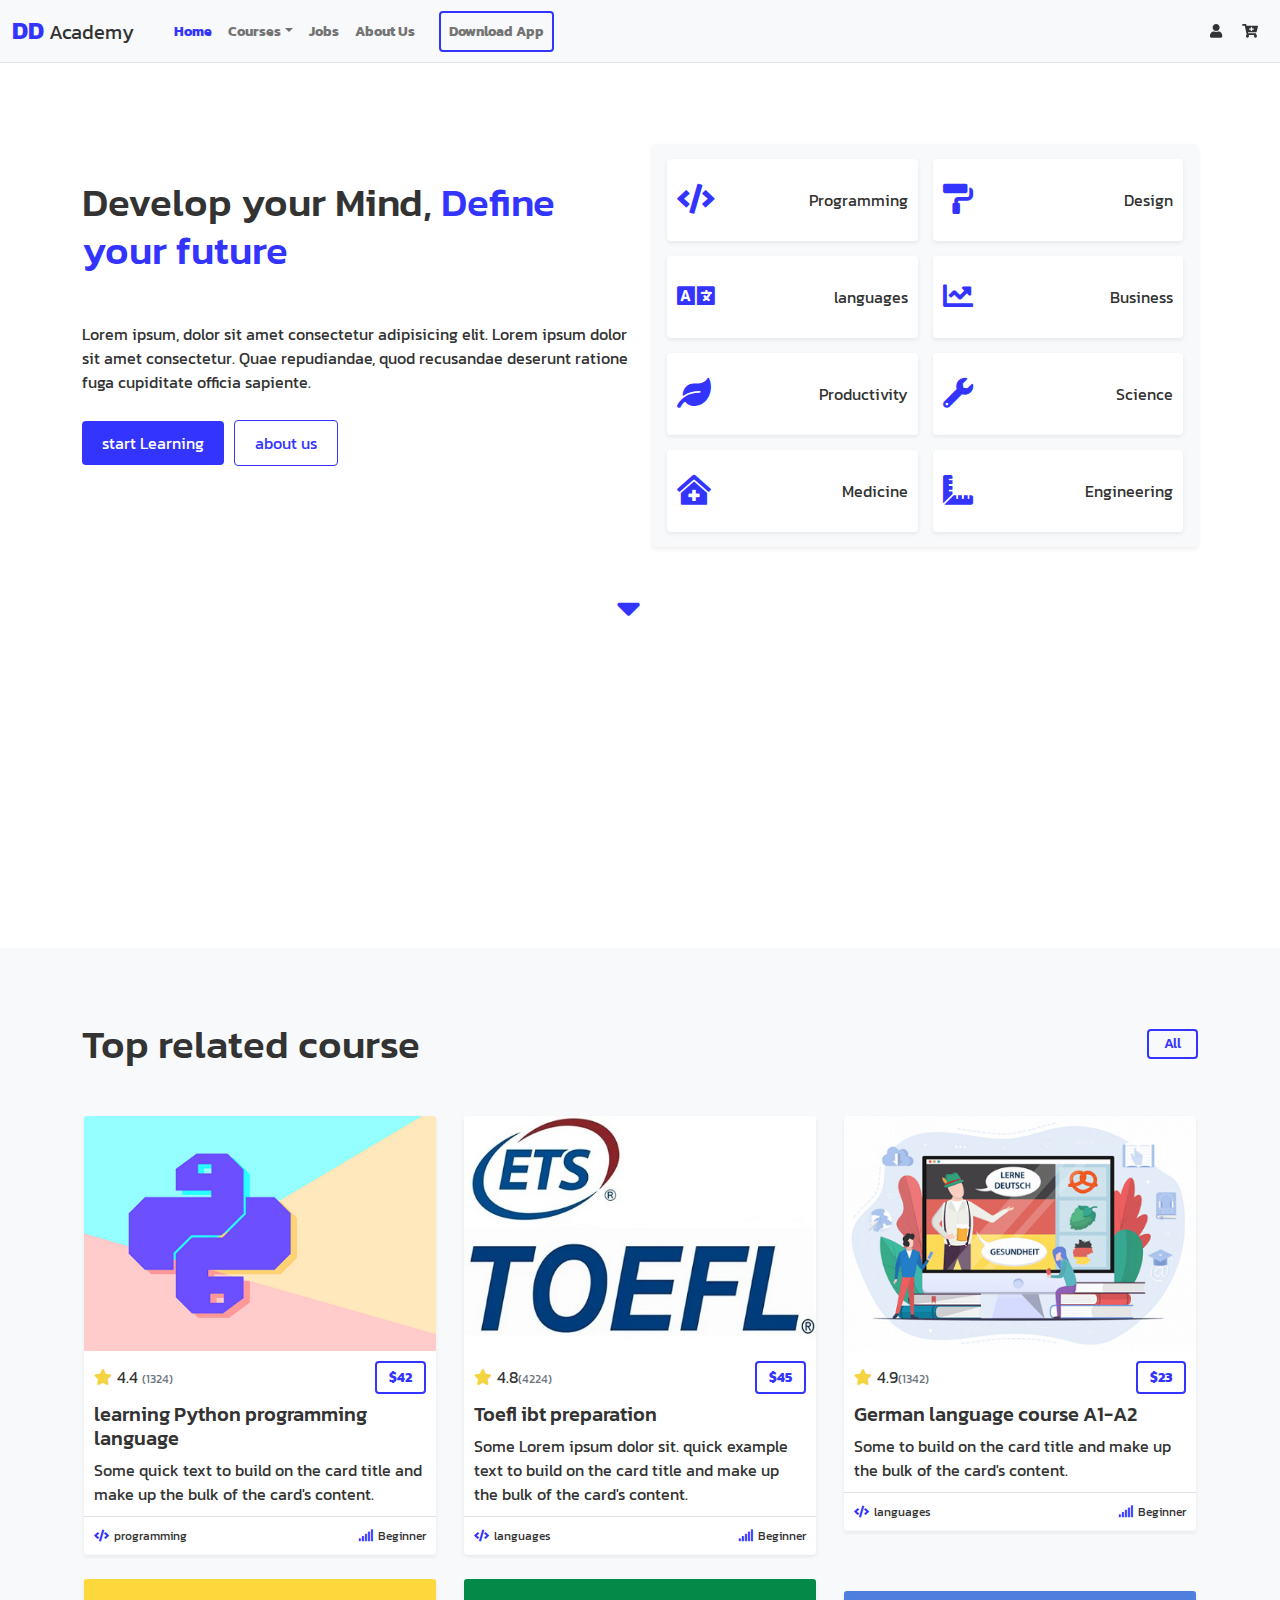
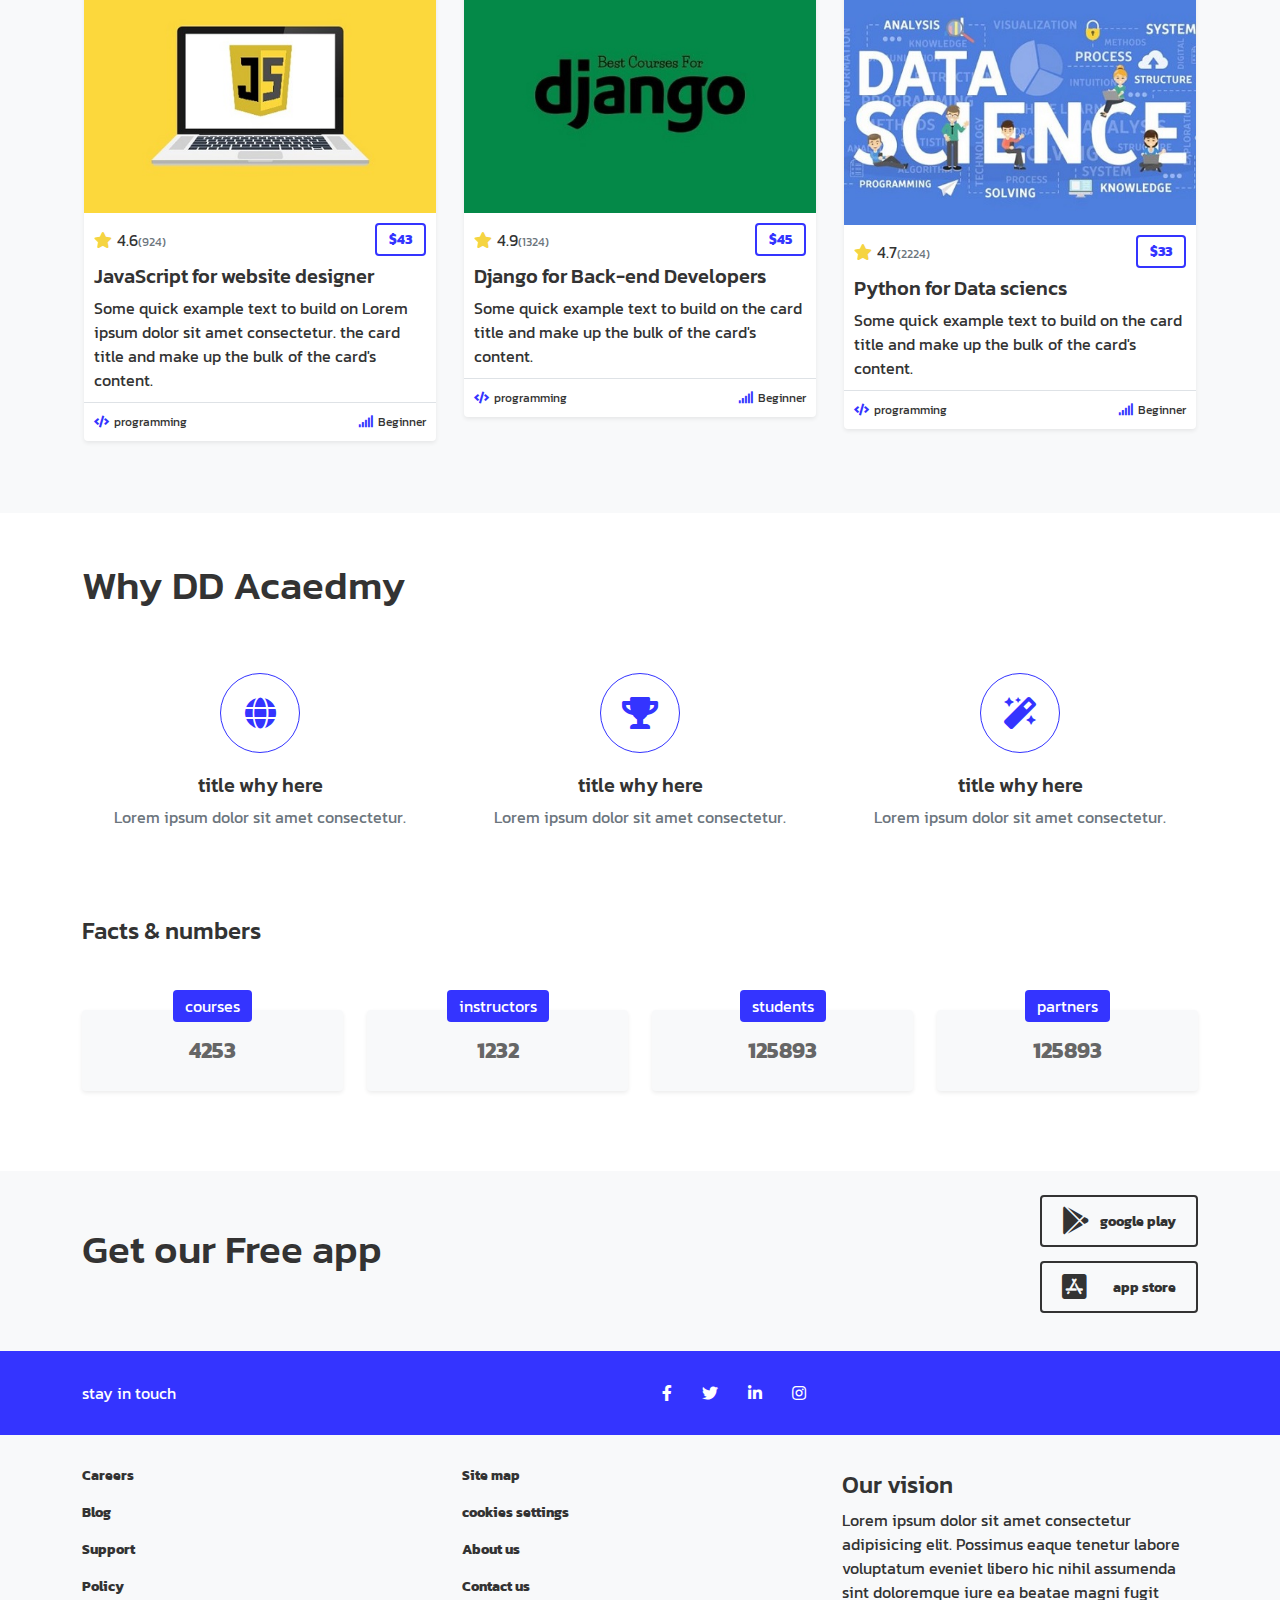
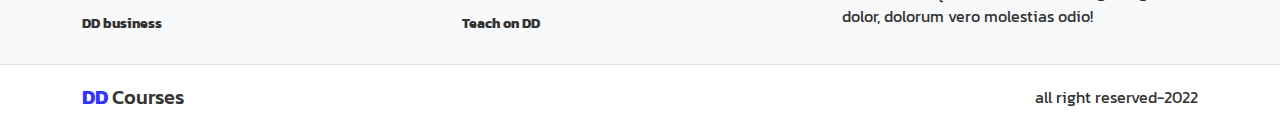
<file: index.html>
<!DOCTYPE html>
<html lang="en">

<head>
    <meta charset="UTF-8">
    <meta http-equiv="X-UA-Compatible" content="IE=edge">
    <meta name="viewport" content="width=device-width, initial-scale=1.0">
    <link rel="stylesheet" href="css/bootstrap.min.css">
    <link rel="stylesheet" href="css/all.min.css">
    <link rel="stylesheet" href="css/style.css">
    <link rel="preconnect" href="https://fonts.googleapis.com">
    <link rel="preconnect" href="https://fonts.gstatic.com" crossorigin>
    <link href="https://fonts.googleapis.com/css2?family=Kanit:wght@300;600&display=swap" rel="stylesheet">


    <title>DD COURSES</title>
</head>

<body>
    <nav class="navbar navbar-expand-md navbar-light border-bottom bg-light fixed-top ">
        <div class="container-fluid position-relative">
            <a class="navbar-brand" href="#"><span class="main-color DD ">DD</span> <span>Academy</span></a>

            <button class="navbar-toggler" type="button" data-bs-toggle="collapse" data-bs-target="#navbarTogglerDemo02" aria-controls="navbarTogglerDemo02" aria-expanded="false" aria-label="Toggle navigation">
           <span id="menu-icon-bar" class="menu-lines unfull">
            <span class="line"></span>
            <span class="line"></span>
            <span class="line"></span>
           </span>

            </button>
            <div class="collapse navbar-collapse justify-content-start" id="navbarTogglerDemo02">
                <ul class="navbar-nav ms-md-3">
                    <li class="nav-item">
                        <a class="nav-link main-color active-link" aria-current="page" href="#">Home</a>
                    </li>
                    <li class="nav-item dropdown">
                        <a class="nav-link dropdown-toggle" href="#" id="navbarDropdown" role="button" data-bs-toggle="dropdown" aria-expanded="false">Courses</a>
                        <ul class="dropdown-menu" aria-labelledby="navbarDropdown">
                            <li>
                                <a class="dropdown-item" href="#">programming</a>
                            </li>
                            <li>
                                <a class="dropdown-item" href="#">design</a>
                            </li>
                            <li>
                                <a class="dropdown-item" href="#">languages</a>
                            </li>
                            <li>
                                <a class="dropdown-item" href="#">business</a>
                            </li>
                            <li>
                                <a class="dropdown-item" href="#">productivity</a>
                            </li>
                            <li>
                                <a class="dropdown-item" href="#">science</a>
                            </li>
                            <li>
                                <a class="dropdown-item" href="#">medicine</a>
                            </li>
                            <li>
                                <a class="dropdown-item" href="#">engineering</a>
                            </li>
                        </ul>
                    </li>
                    <li class="nav-item">
                        <a class="nav-link" href="#">Jobs</a>
                    </li>
                    <li class="nav-item">
                        <a class="nav-link" href="#">About Us</a>
                    </li>

                </ul>
                <ul class="navbar-nav ms-md-3">
                    <li class="nav-item">
                        <a class="nav-link download-app" href="#app-download">Download App</a>
                    </li>


                </ul>

            </div>



        </div>
        <div class="profile-cart-saving">

            <a href=""><i class="fas fa-user "></i></a>
            <a href=""><i class="fas fa-cart-plus"></i></a>

        </div>
    </nav>

    <!-- start top-content section  -->

    <div class="top-content mt-5">
        <div class="container pt-5 ">
            <div class="row mt-5 align-items-center ">
                <!-- left col -->
                <div class="col-lg-6 top-content-img col-12 pb-5">

                    <h1 class="mb-5"><span>Develop your Mind,</span><span class="main-color"> Define your future</span></h1>
                    <p>Lorem ipsum, dolor sit amet consectetur adipisicing elit. Lorem ipsum dolor sit amet consectetur. Quae repudiandae, quod recusandae deserunt ratione fuga cupiditate officia sapiente.</p>
                    <div class="top-content-btns d-flex flex-wrap align-items-center">
                        <a class="start-learning" href="">start Learning</a>
                        <a href="">about us</a>
                    </div>
                </div>
                <!-- right col : categories -->
                <div class="col-lg-6 ">
                    <div class="categories-top bg-light shadow-sm">
                        <div class="cat ">
                            <a class="position-absolute card-floating-link" href="#"></a>
                            <span><i class="fas fa-code"></i></span>
                            <span>Programming</span>

                        </div>
                        <div class="cat ">
                            <a class="position-absolute card-floating-link" href="#"></a>
                            <span><i class="fas fa-paint-roller"></i></span>
                            <span>Design</span>
                        </div>

                        <div class="cat ">
                            <a class="position-absolute card-floating-link" href="#"></a>
                            <span><i class="fas fa-language"></i></span>
                            <span>languages</span>
                        </div>

                        <div class="cat ">
                            <a class="position-absolute card-floating-link" href="#"></a>
                            <span><i class="fas fa-chart-line"></i></span>
                            <span>Business</span>
                        </div>

                        <div class="cat ">
                            <a class="position-absolute card-floating-link" href="#"></a>
                            <span><i class="fas fa-leaf"></i></span>
                            <span>Productivity</span>
                        </div>

                        <div class="cat">
                            <a class="position-absolute card-floating-link" href="#"></a>
                            <span><i class="fas fa-wrench"></i></span>
                            <span>Science</span>
                        </div>

                        <div class="cat">
                            <a class="position-absolute card-floating-link" href="#"></a>
                            <span><i class="fas fa-clinic-medical"></i></span>
                            <span>Medicine</span>
                        </div>

                        <div class="cat">
                            <a class="position-absolute card-floating-link" href="#"></a>
                            <span><i class="fas fa-ruler-combined"></i></span>
                            <span>Engineering</span>
                        </div>

                    </div>
                </div>


                <div class="row pt-4 pb-3 text-center">
                    <a class="trans4s translate5 main-color" href="#related-course"><span class="fs-40 main-color"><i class="fas fa-sort-down"></i></span></a>
                </div>

            </div>
        </div>
    </div>
    <!-- end top-content section  -->





    <!-- start top related course -->
    <div class="related-course pt-4 pb-5 bg-light " id="related-course">
        <div class="container">
            <h1 class=" mb-5 mt-5 ">Top related course <span class="more-top-courses">All</span></h1>
            <div class="row">
                <div class="col-sm-6 col-lg-4">
                    <div class="card no-boreder mb-4 position-relative">
                        <img src="imgs/python.png" class="card-img-top" alt="course img">
                        <div class="card-body border-bottom">
                            <div class="rank-price mb-2 d-flex justify-content-between align-items-center">
                                <span class="rank"><i class="fas fa-star"></i>4.4 <small class="text-muted fs-12">(1324)</small></span>
                                <span class="price">$42</span>
                            </div>
                            <h5>learning Python programming language</h5>
                            <p class="card-text">Some quick text to build on the card title and make up the bulk of the card's content.</p>
                        </div>
                        <div class="card-body categories-level-enroll d-flex justify-content-between align-items-center">
                            <span class="cat"><i class="fas fa-code"></i>programming</span>
                            <span class="level"><i class="fas fa-signal"></i>Beginner</span>
                        </div>
                        <a class="position-absolute card-floating-link" href="pages/course.html"></a>
                    </div>
                </div>
                <div class="col-sm-6 col-lg-4">
                    <div class="card no-boreder mb-4" style="">
                        <img src="imgs/toefl.jpg" class="card-img-top" alt="course img">
                        <div class="card-body border-bottom">
                            <div class="rank-price mb-2 d-flex justify-content-between align-items-center">
                                <span class="rank"><i class="fas fa-star"></i>4.8<small class="text-muted fs-12">(4224)</small></span>
                                <span class="price">$45</span>
                            </div>
                            <h5>Toefl ibt preparation</h5>
                            <p class="card-text">Some Lorem ipsum dolor sit. quick example text to build on the card title and make up the bulk of the card's content.</p>
                        </div>
                        <div class="card-body categories-level-enroll d-flex justify-content-between align-items-center">
                            <span class="cat"><i class="fas fa-code"></i>languages</span>
                            <span class="level"><i class="fas fa-signal"></i>Beginner</span>
                        </div>
                        <a class="position-absolute card-floating-link" href="pages/course.html"></a>
                    </div>
                </div>
                <div class="col-sm-6 col-lg-4">
                    <div class="card no-boreder mb-4" style="">
                        <img src="imgs/german.png" class="card-img-top" alt="course img">
                        <div class="card-body border-bottom">
                            <div class="rank-price mb-2 d-flex justify-content-between align-items-center">
                                <span class="rank"><i class="fas fa-star"></i>4.9<small class="text-muted fs-12">(1342)</small></span>
                                <span class="price">$23</span>
                            </div>
                            <h5>German language course A1-A2</h5>
                            <p class="card-text">Some to build on the card title and make up the bulk of the card's content.</p>
                        </div>
                        <div class="card-body categories-level-enroll d-flex justify-content-between align-items-center">
                            <span class="cat"><i class="fas fa-code"></i>languages</span>
                            <span class="level"><i class="fas fa-signal"></i>Beginner</span>
                        </div>
                        <a class="position-absolute card-floating-link" href="pages/course.html"></a>
                    </div>
                </div>
                <div class="col-sm-6 col-lg-4">
                    <div class="card no-boreder mb-4">
                        <img src="imgs/js.jpg" class="card-img-top" alt="course img">
                        <div class="card-body border-bottom">
                            <div class="rank-price mb-2 d-flex justify-content-between align-items-center">
                                <span class="rank"><i class="fas fa-star"></i>4.6<small class="text-muted fs-12">(924)</small></span>
                                <span class="price">$43</span>
                            </div>
                            <h5>JavaScript for website designer</h5>
                            <p class="card-text">Some quick example text to build on Lorem ipsum dolor sit amet consectetur. the card title and make up the bulk of the card's content.</p>
                        </div>
                        <div class="card-body categories-level-enroll d-flex justify-content-between align-items-center">
                            <span class="cat"><i class="fas fa-code"></i>programming</span>
                            <span class="level"><i class="fas fa-signal"></i>Beginner</span>
                        </div>
                        <a class="position-absolute card-floating-link" href="pages/course.html"></a>
                    </div>
                </div>
                <div class="col-sm-6 col-lg-4">
                    <div class="card no-boreder mb-4" style="">
                        <img src="imgs/django.jpg" class="card-img-top" alt="course img">
                        <div class="card-body border-bottom">
                            <div class="rank-price mb-2 d-flex justify-content-between align-items-center">
                                <span class="rank"><i class="fas fa-star"></i>4.9<small class="text-muted fs-12">(1324)</small></span>
                                <span class="price">$45</span>
                            </div>
                            <h5>Django for Back-end Developers</h5>
                            <p class="card-text">Some quick example text to build on the card title and make up the bulk of the card's content.</p>
                        </div>
                        <div class="card-body categories-level-enroll d-flex justify-content-between align-items-center">
                            <span class="cat"><i class="fas fa-code"></i>programming</span>
                            <span class="level"><i class="fas fa-signal"></i>Beginner</span>
                        </div>
                        <a class="position-absolute card-floating-link" href="pages/course.html"></a>
                    </div>
                </div>
                <div class="col-sm-6 col-lg-4 m-auto">
                    <div class="card shadow-lg no-boreder mb-4" style="">
                        <img src="imgs/ds.jpg" class="card-img-top" alt="course img">
                        <div class="card-body border-bottom">
                            <div class="rank-price mb-2 d-flex justify-content-between align-items-center">
                                <span class="rank"><i class="fas fa-star"></i>4.7<small class="text-muted fs-12">(2224)</small></span>
                                <span class="price">$33</span>
                            </div>
                            <h5>Python for Data sciencs</h5>
                            <p class="card-text">Some quick example text to build on the card title and make up the bulk of the card's content.</p>
                        </div>
                        <div class="card-body categories-level-enroll d-flex justify-content-between align-items-center">
                            <span class="cat"><i class="fas fa-code"></i>programming</span>
                            <span class="level"><i class="fas fa-signal"></i>Beginner</span>
                        </div>
                        <a class="position-absolute card-floating-link" href="pages/course.html"></a>
                    </div>
                </div>
            </div>
        </div>
    </div>
    <!-- end top related course -->


    <!-- start why DD Academy -->
    <div class="why-dd pb-5">
        <div class="container">
            <h1 class=" mb-5 mt-5">Why DD Acaedmy</h1>
            <div class="row pt-3 pb-3">
                <div class=" mb-3 col-md-4 col-sm-6 d-flex flex-column justify-content-center align-items-center">
                    <a class="why-icon trans4s translate5" href=""><i class="fas fa-globe fa-2x"></i></a>
                    <h5>title why here</h5>
                    <p class="text-center text-muted">Lorem ipsum dolor sit amet consectetur.</p>
                </div>
                <div class=" mb-3 col-md-4 col-sm-6 d-flex flex-column justify-content-center align-items-center">
                    <a class="why-icon trans4s translate5" href=""><i class="fas fa-trophy fa-2x"></i></a>
                    <h5>title why here</h5>
                    <p class="text-center text-muted">Lorem ipsum dolor sit amet consectetur.</p>
                </div>
                <div class=" mb-3 col-md-4 col-sm-6 m-auto d-flex flex-column justify-content-center align-items-center">
                    <a class="why-icon trans4s translate5" href=""><i class="fas fa-magic fa-2x"></i></a>
                    <h5>title why here</h5>
                    <p class="text-center text-muted">Lorem ipsum dolor sit amet consectetur.</p>
                </div>
            </div>
        </div>
        <div class="container">
            <div class="row pb-3 pt-3">
                <!-- start numbers section -->
                <h4 class="pt-4 pb-3 mb-5">Facts & numbers</h4>
                <div class="col-md-3 col-sm-6 mb-3 col-22p">
                    <div class="position-relative pt-4 pb-4 pe-2 ps-2 nums align-items-center  d-flex justify-content-center">
                        <span class="position-absolute floating-title ">courses</span>
                        <span>4253</span>
                    </div>
                </div>
                <div class="col-md-3 col-sm-6 mb-3 col-22p">
                    <div class="position-relative pt-4 pb-4 pe-2 ps-2 nums align-items-end p-2 d-flex justify-content-center">
                        <span class="position-absolute floating-title ">instructors</span>
                        <span>1232</span>
                    </div>
                </div>
                <div class="col-md-3 col-sm-6 mb-3 col-22p">
                    <div class=" position-relative pt-4 pb-4 pe-2 ps-2 nums align-items-center p-2 d-flex justify-content-center">
                        <span class="position-absolute floating-title ">students</span>
                        <span>125893</span>
                    </div>
                </div>
                <div class="col-md-3 col-sm-6 mb-3 col-22p">
                    <div class="position-relative pt-4 pb-4 pe-2 ps-2 nums align-items-center p-2 d-flex justify-content-center">
                        <span class="position-absolute floating-title ">partners</span>
                        <span>125893</span>
                    </div>
                </div>

                <!-- end numbers section -->
            </div>
        </div>
    </div>
    <!-- end why DD Academy -->

    <!-- download app -->
    <div class="download-section bg-light pt-4 pb-4">
        <div class="container">
            <div class="row" id="app-download">
                <div class="d-flex flex-wrap justify-content-between align-items-center">
                    <h1 class="mb-4">Get our Free app</h1>
                    <div class="tow-store">
                        <a class="app" href="#"><i class="fa-2x fab fa-google-play"></i> google play</a>
                        <a class="app" href="#"><i class="fa-2x fab fa-app-store-ios"></i> app store</a>
                    </div>
                </div>
            </div>
        </div>
    </div>
    <!-- download app -->
    <!-- start footer -->
    <footer class=" bg-main">
        <div class="container ">
            <div class="social-container ">
                <div class="row d-flex  align-items-center">
                    <div class="col-sm-6 in-touch">
                        <span class="">stay in touch</span>
                    </div>
                    <div class="col-sm-6">
                        <div class="social-icons-bar d-flex ">
                            <a href=""><i class="fab fa-facebook-f"></i></a>
                            <a href=""><i class="fab fa-twitter"></i></a>
                            <a href=""><i class="fab fa-linkedin-in"></i></a>
                            <a href=""><i class="fab fa-instagram"></i></a>
                        </div>
                    </div>
                </div>
            </div>
        </div>
    </footer>

    <div class="company-info bg-light border-bottom">
        <div class="container">
            <div class="row align-items-center">
                <div class="col-md-4 col-6">
                    <ul class="navbar-nav">
                        <li class="nav-item">
                            <a href="" class="nav-link">Careers</a>
                        </li>
                        <li class="nav-item">
                            <a href="" class="nav-link">Blog</a>
                        </li>
                        <li class="nav-item">
                            <a href="" class="nav-link">Support</a>
                        </li>
                        <li class="nav-item">
                            <a href="" class="nav-link">Policy</a>
                        </li>
                        <li class="nav-item">
                            <a href="" class="nav-link">
                                    DD business
                                </a>
                        </li>

                    </ul>
                </div>
                <div class="col-md-4 col-6">
                    <ul class="navbar-nav">
                        <li class="nav-item">
                            <a href="" class="nav-link">Site map</a>
                        </li>
                        <li class="nav-item">
                            <a href="" class="nav-link">cookies settings</a>
                        </li>
                        <li class="nav-item">
                            <a href="" class="nav-link">About us</a>
                        </li>
                        <li class="nav-item">
                            <a href="" class="nav-link">Contact us</a>
                        </li>
                        <li class="nav-item">
                            <a href="" class="nav-link">Teach on DD</a>
                        </li>
                    </ul>
                </div>
                <div class="col-md-4 mt-sm-3">
                    <h4>Our vision</h4>
                    <p>Lorem ipsum dolor sit amet consectetur adipisicing elit. Possimus eaque tenetur labore voluptatum eveniet libero hic nihil assumenda sint doloremque iure ea beatae magni fugit dolor, dolorum vero molestias odio!</p>
                </div>
            </div>
        </div>
    </div>

    <div class="cc">
        <div class="container ">
            <h5><span>DD</span> Courses</h5>
            <span>all right reserved-2022</span>
        </div>
    </div>
    <!-- end footer -->

    <script src="js/popper.js"></script>
    <script src="js/bootstrap.min.js"></script>
    <script src="js/main.js"></script>
</body>

</html>

</html>
</file>
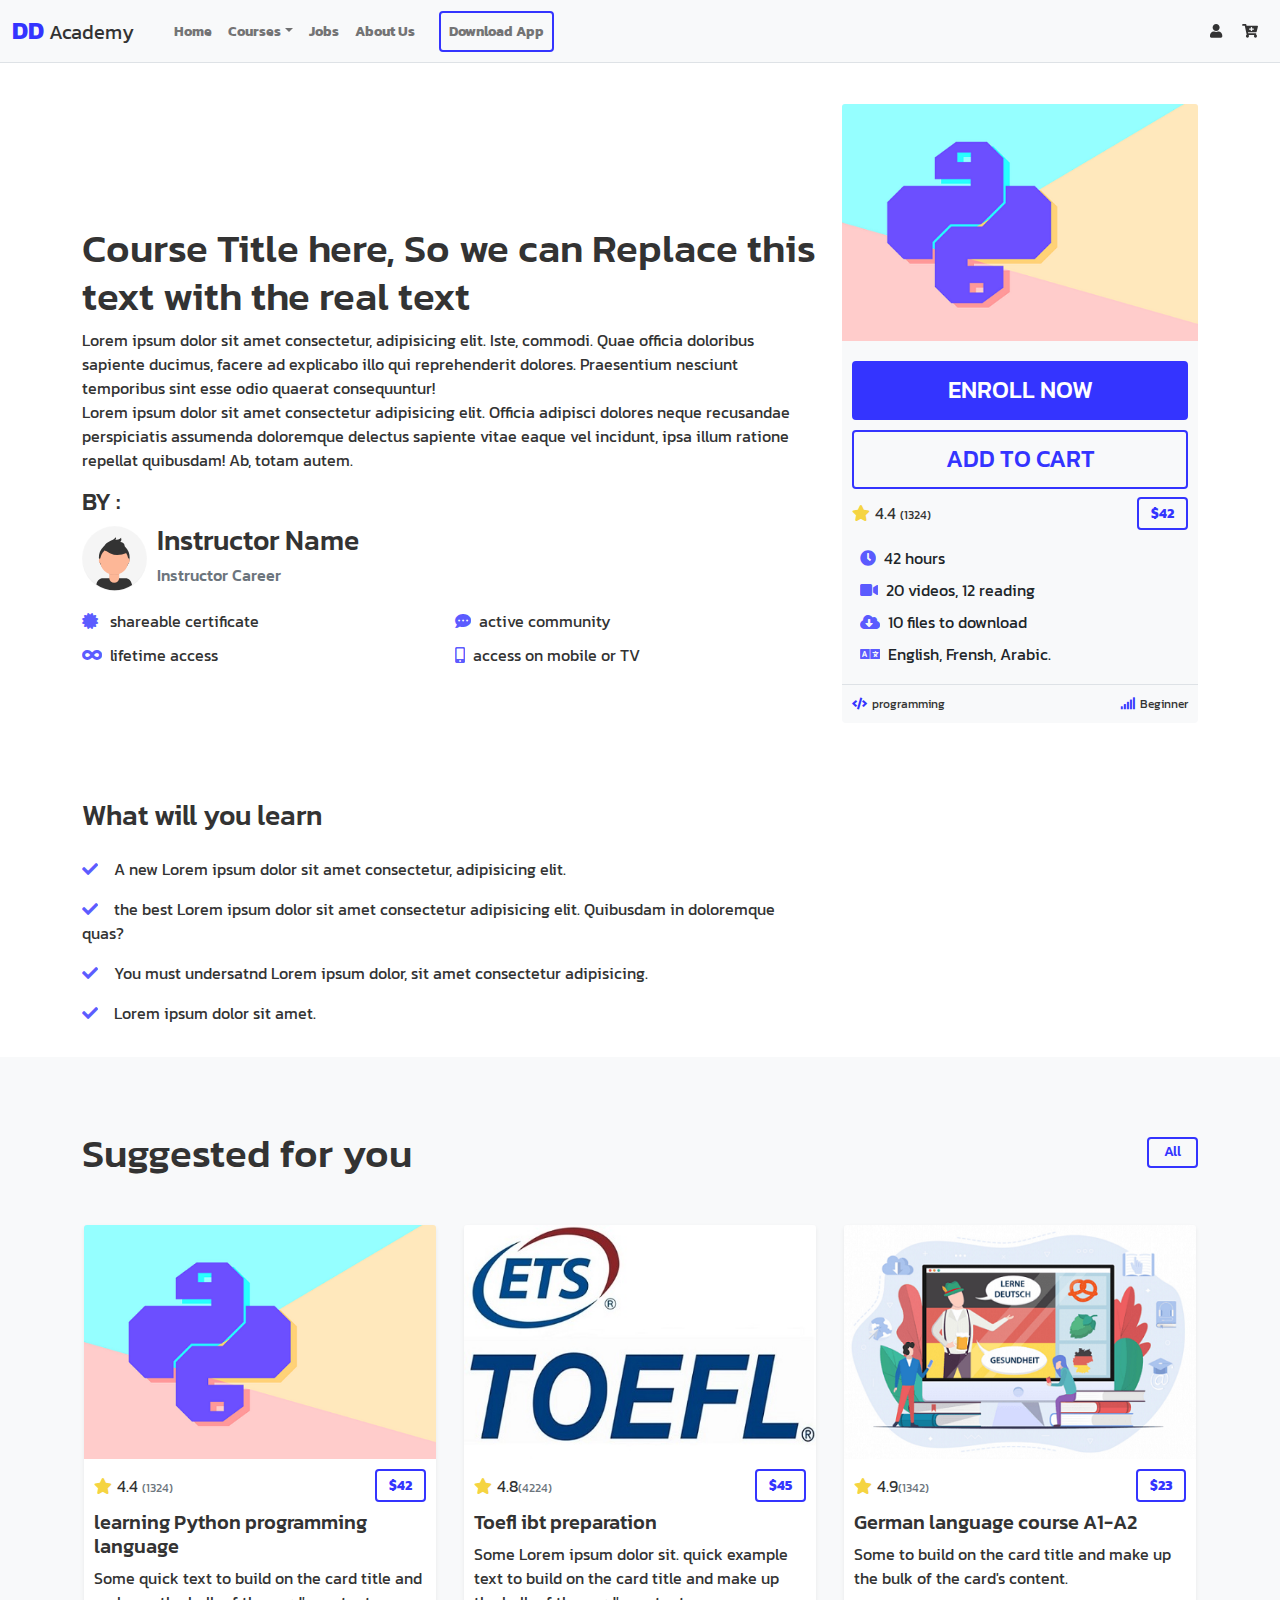
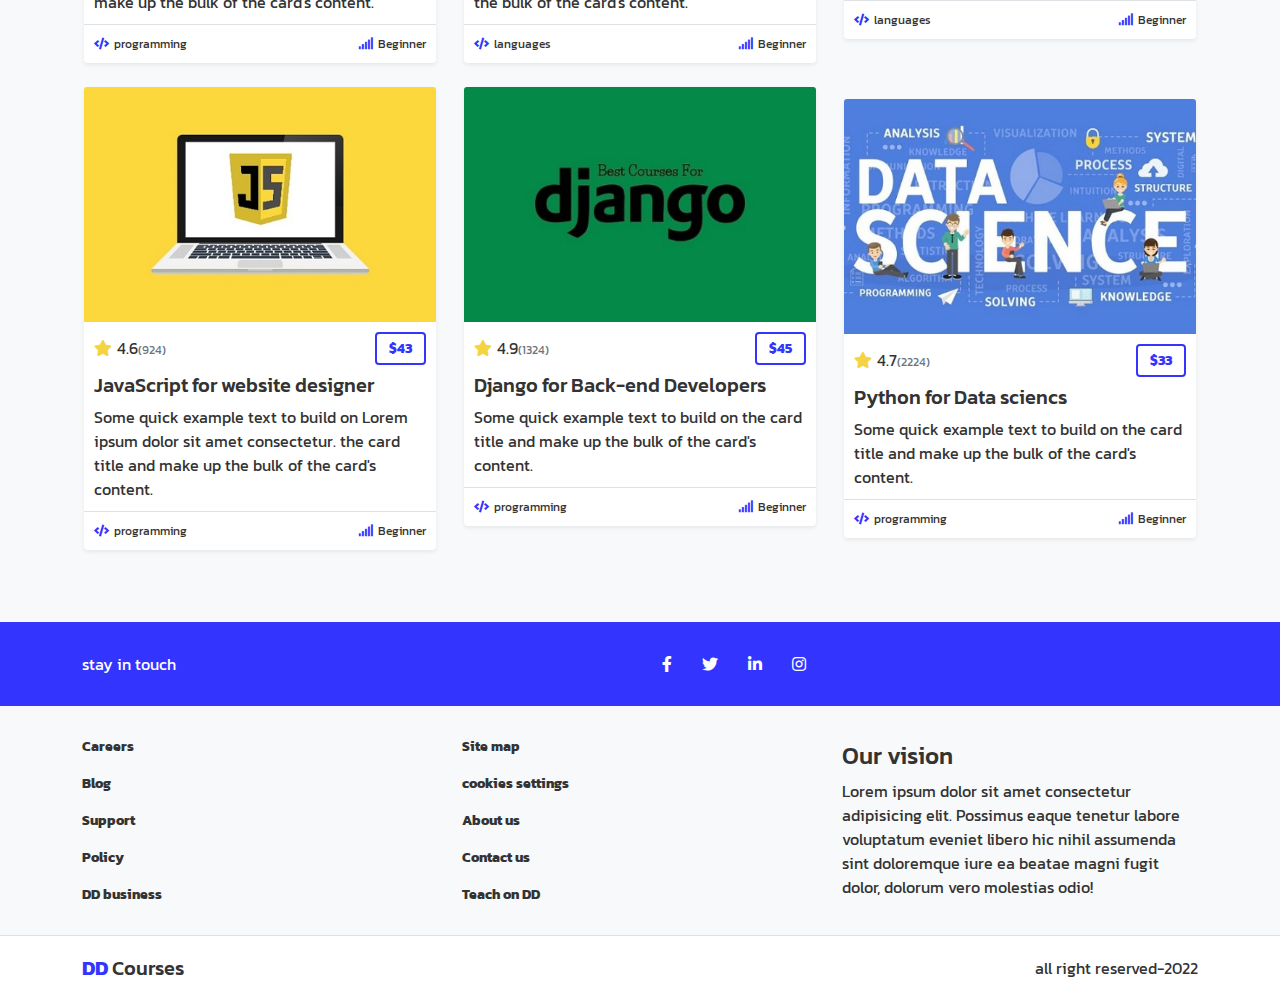
<file: pages/course.html>
<!DOCTYPE html>
<html lang="en">

<head>
    <meta charset="UTF-8">
    <meta http-equiv="X-UA-Compatible" content="IE=edge">
    <meta name="viewport" content="width=device-width, initial-scale=1.0">
    <link rel="stylesheet" href="../css/bootstrap.min.css">
    <link rel="stylesheet" href="../css/all.min.css">
    <link rel="stylesheet" href="../css/style.css">
    <link rel="preconnect" href="https://fonts.googleapis.com">
    <link rel="preconnect" href="https://fonts.gstatic.com" crossorigin>
    <link href="https://fonts.googleapis.com/css2?family=Kanit:wght@300;600&display=swap" rel="stylesheet">


    <title>COURSES | Lorem ipsum dolor sit amet.</title>
</head>

<body>
    <nav class="navbar navbar-expand-md navbar-light border-bottom bg-light fixed-top ">
        <div class="container-fluid position-relative">
            <a class="navbar-brand" href="#"><span class="main-color DD ">DD</span> <span>Academy</span></a>

            <button class="navbar-toggler" type="button" data-bs-toggle="collapse" data-bs-target="#navbarTogglerDemo02" aria-controls="navbarTogglerDemo02" aria-expanded="false" aria-label="Toggle navigation">
           <span id="menu-icon-bar" class="menu-lines unfull">
            <span class="line"></span>
            <span class="line"></span>
            <span class="line"></span>
           </span>

            </button>
            <div class="collapse navbar-collapse justify-content-start" id="navbarTogglerDemo02">
                <ul class="navbar-nav ms-md-3">
                    <li class="nav-item">
                        <a class="nav-link  " aria-current="page" href="../index.html">Home</a>
                    </li>
                    <li class="nav-item dropdown">
                        <a class="nav-link dropdown-toggle" href="#" id="navbarDropdown" role="button" data-bs-toggle="dropdown" aria-expanded="false">Courses</a>
                        <ul class="dropdown-menu" aria-labelledby="navbarDropdown">
                            <li>
                                <a class="dropdown-item" href="#">programming</a>
                            </li>
                            <li>
                                <a class="dropdown-item" href="#">design</a>
                            </li>
                            <li>
                                <a class="dropdown-item" href="#">languages</a>
                            </li>
                            <li>
                                <a class="dropdown-item" href="#">business</a>
                            </li>
                            <li>
                                <a class="dropdown-item" href="#">productivity</a>
                            </li>
                            <li>
                                <a class="dropdown-item" href="#">science</a>
                            </li>
                            <li>
                                <a class="dropdown-item" href="#">medicine</a>
                            </li>
                            <li>
                                <a class="dropdown-item" href="#">engineering</a>
                            </li>
                        </ul>
                    </li>
                    <li class="nav-item">
                        <a class="nav-link" href="#">Jobs</a>
                    </li>
                    <li class="nav-item">
                        <a class="nav-link" href="#">About Us</a>
                    </li>

                </ul>
                <ul class="navbar-nav ms-md-3">
                    <li class="nav-item">
                        <a class="nav-link download-app" href="#app-download">Download App</a>
                    </li>


                </ul>

            </div>



        </div>
        <div class="profile-cart-saving">
            <a href="#"><i class="fas fa-user "></i></a>
            <a href="#"><i class="fas fa-cart-plus"></i></a>

        </div>
    </nav>
    <!-- satrt one course -->
    <section class="onecourse pt-5">
        <div class="container mt-5 mb-5">
            <div class="row align-items-center">
                <div class="col-md-7 col-xl-8 ">
                    <h1 class="mt-5">Course Title here, So we can Replace this text with the real text</h1>
                    <p>Lorem ipsum dolor sit amet consectetur, adipisicing elit. Iste, commodi. Quae officia doloribus sapiente ducimus, facere ad explicabo illo qui reprehenderit dolores. Praesentium nesciunt temporibus sint esse odio quaerat consequuntur!
                        <br>Lorem ipsum dolor sit amet consectetur adipisicing elit. Officia adipisci dolores neque recusandae perspiciatis assumenda doloremque delectus sapiente vitae eaque vel incidunt, ipsa illum ratione repellat quibusdam! Ab, totam
                        autem.
                    </p>
                    <h4>BY :</h4>
                    <div class="instruction-info d-flex align-items-center">
                        <img class="instructor-profile-img" src="../imgs/avatar.svg" alt="Instructor profile">
                        <div class="inner-instructor-info">
                            <h3>Instructor Name</h3>
                            <h6 class="text-muted">Instructor Career</h6>
                        </div>
                    </div>

                    <div class="course-advantages mt-3">
                        <span class="dvantage"><i class="fas opa-7 fa-certificate main-color me-2"></i> shareable certificate </span>
                        <span class="dvantage"><i class="fas opa-7 fa-comment-dots main-color me-2"></i>active community</span>
                        <span class="dvantage"><i class="fas opa-7 fa-infinity main-color me-2"></i>lifetime access</span>
                        <span class="dvantage"><i class="fas opa-7 fa-mobile-alt main-color me-2"></i>access on mobile or TV</span>

                    </div>
                </div>
                <div class="col-md-5 col-xl-4 mt-2">
                    <div class="card full-card no-boreder mb-4 position-relative">
                        <img src="../imgs/python.png" class="card-img-top" alt="course img">
                        <div class="card-body border-bottom">

                            <h4 class="enroll-now"> <a href="" class="">ENROLL NOW</a></h4>
                            <h4 class="add-2-cart"><a href="" class="">ADD TO CART</a></h4>
                            <div class="rank-price mb-2 d-flex justify-content-between align-items-center">
                                <span class="rank"><i class="fas fa-star"></i>4.4 <small class="fs-12">(1324)</small></span>
                                <span class="price">$42</span>
                            </div>
                            <ul class="mt-3 navbar-nav ps-2">
                                <li class="nav-item pb-2"><i class="fas me-2 opa-7 main-color fa-clock me-2"></i>42 hours</li>
                                <li class="nav-item pb-2"><i class="fas me-2 opa-7 main-color fa-video"></i>20 videos, 12 reading</li>
                                <li class="nav-item pb-2"><i class="fas me-2 opa-7 main-color fa-cloud-download-alt"></i>10 files to download</li>
                                <li class="nav-item pb-2"><i class="fas me-2 opa-7 main-color fa-language"></i>English, Frensh, Arabic.</li>

                            </ul>

                        </div>

                        <div class="card-body categories-level-enroll d-flex justify-content-between align-items-center">
                            <span class="cat"><i class="fas fa-code"></i>programming</span>
                            <span class="level"><i class="fas fa-signal"></i>Beginner</span>
                        </div>

                    </div>
                </div>
            </div>
        </div>
    </section>

    <div class="mt-5 mb-3">
        <div class="container">
            <div class="row">
                <div class="col-md-7 col-xl-8 col-md-10 ">
                    <h3 class="mt-1">What will you learn</h3>
                    <div class=" mt-4 ">
                        <p><i class="fas opa-7 main-color fa-check me-3"></i>A new Lorem ipsum dolor sit amet consectetur, adipisicing elit.</p>
                        <p><i class="fas opa-7 main-color fa-check me-3"></i>the best Lorem ipsum dolor sit amet consectetur adipisicing elit. Quibusdam in doloremque quas?</p>
                        <p><i class="fas opa-7 main-color fa-check me-3"></i>You must undersatnd Lorem ipsum dolor, sit amet consectetur adipisicing.</p>
                        <p><i class="fas opa-7 main-color fa-check me-3"></i>Lorem ipsum dolor sit amet.</p>

                    </div>

                </div>
            </div>
        </div>
    </div>

    <!-- start one course -->


    <!-- start top related course -->
    <div class="related-course pt-4 pb-5 bg-light " id="related-course">
        <div class="container">
            <h1 class=" mb-5 mt-5 ">Suggested for you <span class="more-top-courses">All</span></h1>
            <div class="row">
                <div class="col-sm-6 col-lg-4">
                    <div class="card no-boreder mb-4 position-relative">
                        <img src="../imgs/python.png" class="card-img-top" alt="course img">
                        <div class="card-body border-bottom">
                            <div class="rank-price mb-2 d-flex justify-content-between align-items-center">
                                <span class="rank"><i class="fas fa-star"></i>4.4 <small class="text-muted fs-12">(1324)</small></span>
                                <span class="price">$42</span>
                            </div>
                            <h5>learning Python programming language</h5>
                            <p class="card-text">Some quick text to build on the card title and make up the bulk of the card's content.</p>
                        </div>
                        <div class="card-body categories-level-enroll d-flex justify-content-between align-items-center">
                            <span class="cat"><i class="fas fa-code"></i>programming</span>
                            <span class="level"><i class="fas fa-signal"></i>Beginner</span>
                        </div>
                        <a class="position-absolute card-floating-link" href="pages/course.html"></a>
                    </div>
                </div>
                <div class="col-sm-6 col-lg-4">
                    <div class="card no-boreder mb-4" style="">
                        <img src="../imgs/toefl.jpg" class="card-img-top" alt="course img">
                        <div class="card-body border-bottom">
                            <div class="rank-price mb-2 d-flex justify-content-between align-items-center">
                                <span class="rank"><i class="fas fa-star"></i>4.8<small class="text-muted fs-12">(4224)</small></span>
                                <span class="price">$45</span>
                            </div>
                            <h5>Toefl ibt preparation</h5>
                            <p class="card-text">Some Lorem ipsum dolor sit. quick example text to build on the card title and make up the bulk of the card's content.</p>
                        </div>
                        <div class="card-body categories-level-enroll d-flex justify-content-between align-items-center">
                            <span class="cat"><i class="fas fa-code"></i>languages</span>
                            <span class="level"><i class="fas fa-signal"></i>Beginner</span>
                        </div>
                        <a class="position-absolute card-floating-link" href=""></a>
                    </div>
                </div>
                <div class="col-sm-6 col-lg-4">
                    <div class="card no-boreder mb-4" style="">
                        <img src="../imgs/german.png" class="card-img-top" alt="course img">
                        <div class="card-body border-bottom">
                            <div class="rank-price mb-2 d-flex justify-content-between align-items-center">
                                <span class="rank"><i class="fas fa-star"></i>4.9<small class="text-muted fs-12">(1342)</small></span>
                                <span class="price">$23</span>
                            </div>
                            <h5>German language course A1-A2</h5>
                            <p class="card-text">Some to build on the card title and make up the bulk of the card's content.</p>
                        </div>
                        <div class="card-body categories-level-enroll d-flex justify-content-between align-items-center">
                            <span class="cat"><i class="fas fa-code"></i>languages</span>
                            <span class="level"><i class="fas fa-signal"></i>Beginner</span>
                        </div>
                        <a class="position-absolute card-floating-link" href=""></a>
                    </div>
                </div>
                <div class="col-sm-6 col-lg-4">
                    <div class="card no-boreder mb-4">
                        <img src="../imgs/js.jpg" class="card-img-top" alt="course img">
                        <div class="card-body border-bottom">
                            <div class="rank-price mb-2 d-flex justify-content-between align-items-center">
                                <span class="rank"><i class="fas fa-star"></i>4.6<small class="text-muted fs-12">(924)</small></span>
                                <span class="price">$43</span>
                            </div>
                            <h5>JavaScript for website designer</h5>
                            <p class="card-text">Some quick example text to build on Lorem ipsum dolor sit amet consectetur. the card title and make up the bulk of the card's content.</p>
                        </div>
                        <div class="card-body categories-level-enroll d-flex justify-content-between align-items-center">
                            <span class="cat"><i class="fas fa-code"></i>programming</span>
                            <span class="level"><i class="fas fa-signal"></i>Beginner</span>
                        </div>
                        <a class="position-absolute card-floating-link" href=""></a>
                    </div>
                </div>
                <div class="col-sm-6 col-lg-4">
                    <div class="card no-boreder mb-4">
                        <img src="../imgs/django.jpg" class="card-img-top" alt="course img">
                        <div class="card-body border-bottom">
                            <div class="rank-price mb-2 d-flex justify-content-between align-items-center">
                                <span class="rank"><i class="fas fa-star"></i>4.9<small class="text-muted fs-12">(1324)</small></span>
                                <span class="price">$45</span>
                            </div>
                            <h5>Django for Back-end Developers</h5>
                            <p class="card-text">Some quick example text to build on the card title and make up the bulk of the card's content.</p>
                        </div>
                        <div class="card-body categories-level-enroll d-flex justify-content-between align-items-center">
                            <span class="cat"><i class="fas fa-code"></i>programming</span>
                            <span class="level"><i class="fas fa-signal"></i>Beginner</span>
                        </div>
                        <a class="position-absolute card-floating-link" href=""></a>
                    </div>
                </div>
                <div class="col-sm-6 col-lg-4 m-auto">
                    <div class="card shadow-lg no-boreder mb-4" style="">
                        <img src="../imgs/ds.jpg" class="card-img-top" alt="course img">
                        <div class="card-body border-bottom">
                            <div class="rank-price mb-2 d-flex justify-content-between align-items-center">
                                <span class="rank"><i class="fas fa-star"></i>4.7<small class="text-muted fs-12">(2224)</small></span>
                                <span class="price">$33</span>
                            </div>
                            <h5>Python for Data sciencs</h5>
                            <p class="card-text">Some quick example text to build on the card title and make up the bulk of the card's content.</p>
                        </div>
                        <div class="card-body categories-level-enroll d-flex justify-content-between align-items-center">
                            <span class="cat"><i class="fas fa-code"></i>programming</span>
                            <span class="level"><i class="fas fa-signal"></i>Beginner</span>
                        </div>
                        <a class="position-absolute card-floating-link" href=""></a>
                    </div>
                </div>
            </div>
        </div>
    </div>
    <!-- end top related course -->


    <!-- start footer -->
    <footer class=" bg-main">
        <div class="container ">
            <div class="social-container ">
                <div class="row d-flex  align-items-center">
                    <div class="col-sm-6 in-touch">
                        <span class="">stay in touch</span>
                    </div>
                    <div class="col-sm-6">
                        <div class="social-icons-bar d-flex ">
                            <a href=""><i class="fab fa-facebook-f"></i></a>
                            <a href=""><i class="fab fa-twitter"></i></a>
                            <a href=""><i class="fab fa-linkedin-in"></i></a>
                            <a href=""><i class="fab fa-instagram"></i></a>
                        </div>
                    </div>
                </div>
            </div>
        </div>
    </footer>

    <div class="company-info bg-light border-bottom">
        <div class="container">
            <div class="row align-items-center">
                <div class="col-md-4 col-6">
                    <ul class="navbar-nav">
                        <li class="nav-item">
                            <a href="" class="nav-link">Careers</a>
                        </li>
                        <li class="nav-item">
                            <a href="" class="nav-link">Blog</a>
                        </li>
                        <li class="nav-item">
                            <a href="" class="nav-link">Support</a>
                        </li>
                        <li class="nav-item">
                            <a href="" class="nav-link">Policy</a>
                        </li>
                        <li class="nav-item">
                            <a href="" class="nav-link">
                                    DD business
                                </a>
                        </li>

                    </ul>
                </div>
                <div class="col-md-4 col-6">
                    <ul class="navbar-nav">
                        <li class="nav-item">
                            <a href="" class="nav-link">Site map</a>
                        </li>
                        <li class="nav-item">
                            <a href="" class="nav-link">cookies settings</a>
                        </li>
                        <li class="nav-item">
                            <a href="" class="nav-link">About us</a>
                        </li>
                        <li class="nav-item">
                            <a href="" class="nav-link">Contact us</a>
                        </li>
                        <li class="nav-item">
                            <a href="" class="nav-link">Teach on DD</a>
                        </li>
                    </ul>
                </div>
                <div class="col-md-4 mt-sm-3">
                    <h4>Our vision</h4>
                    <p>Lorem ipsum dolor sit amet consectetur adipisicing elit. Possimus eaque tenetur labore voluptatum eveniet libero hic nihil assumenda sint doloremque iure ea beatae magni fugit dolor, dolorum vero molestias odio!</p>
                </div>
            </div>
        </div>
    </div>

    <div class="cc">
        <div class="container ">
            <h5><span>DD</span> Courses</h5>
            <span>all right reserved-2022</span>
        </div>
    </div>
    <!-- end footer -->

    <script src="../js/popper.js"></script>
    <script src="../js/bootstrap.min.js"></script>
    <script src="../js/main.js"></script>
</body>

</html>

</html>
</file>
<file: css/style.css>
body {
    scroll-behavior: smooth;
}

body,
html {
    font-family: 'Kanit', sans-serif;
}

 :root {
    --main-color: #3434FF;
    --second-color: #5656fc;
    --white: #fff;
    --radius-25rem: .25rem;
    --translate-10: -10px;
    --translate-5: -5px;
    --main-transition: .4s;
    --light-gr: #f5f5f5;
    --fs-12: 12px;
    --fs-14: 14px;
    --fs-16: 16px;
    --fs-18: 18px;
    --fs-20: 20px;
}

h1,
h2,
h3,
h4,
h5,
p,
span {
    color: #333;
}

.bg-main {
    background-color: var(--main-color);
}

.main-color {
    color: var(--main-color)!important;
}

.bg-light-gr {
    background-color: var(--light-gr);
}

.rad6 {
    border-radius: 6px;
}

.card {
    max-width: 22rem;
    margin: auto;
}

.card .card-body {
    padding: 10px;
}

a {
    text-decoration: none;
    transition: var(--main-transition);
}

.DD {
    font-size: 1.50rem!important;
    font-weight: bold;
}

.fs-40 {
    font-size: 40px;
}

.trans4s {
    transition: var(--main-transition);
}

.translate5:hover {
    transform: translateY(var(--translate-5));
}

.card-floating-link {
    top: 0;
    left: 0;
    bottom: 0;
    right: 0;
}

.no-boreder {
    border: none;
}

.fs-12 {
    font-size: var(--fs-12);
}

 ::-webkit-scrollbar {
    width: 10px;
}

 ::-webkit-scrollbar-track {
    background-color: #eee;
}

 ::-webkit-scrollbar-thumb {
    background-color: var(--main-color);
    transition: var(--main-transition);
}

 ::-webkit-scrollbar-thumb:hover {
    background-color: var(--second-color);
}

 ::selection {
    background-color: var(--main-color);
    color: #FFF;
}

--moz::selection {
    background-color: var(--main-color);
    color: #FFF;
}


/* start navbar style */

.navbar-light .navbar-toggler {
    color: var(--main-color);
    border: 0px;
}

.menu-lines {
    display: flex;
    flex-direction: column;
    justify-content: center;
    align-items: flex-end;
    padding-top: 6px;
    padding-bottom: 6px;
}

.menu-lines span.line {
    width: 16px;
    height: 2px;
    background-color: var(--main-color);
    margin-bottom: 4px;
    transition: var(--main-transition);
    border-radius: var(--radius-25rem);
}

.menu-lines span.line:first-child {
    width: 8px;
}

.menu-lines span.line:last-child {
    margin-bottom: 0;
    width: 24px;
}

.nav-item .nav-link {
    font-size: var(--fs-14);
    color: #333;
    transition: var(--main-transition);
    font-weight: bold;
}

.download-app {
    border: 2px solid var(--main-color);
    border-radius: var(--radius-25rem);
}

.nav-item .nav-link:hover {
    color: var(--main-color)!important;
}

.profile-cart-saving {
    display: flex;
    position: fixed;
    top: 17px;
    right: 12px;
    justify-content: center;
    align-items: center;
    z-index: 1;
}

.profile-cart-saving a,
.profile-cart-saving a i {
    color: #333;
    transition: var(--main-transition);
    cursor: pointer;
}

.profile-cart-saving a {
    padding: 6px 10px;
    font-size: var(--fs-12);
}

.profile-cart-saving a i {
    font-size: var(--fs-14);
}

.profile-cart-saving a:hover i {
    color: var(--main-color);
}

a.dropdown-item {
    font-size: 14px;
    padding: 6px 16px;
}

a.dropdown-item:hover {
    color: var(--main-color);
    background-color: #f8f9fa;
}

@media(max-width:767px) {
    .profile-cart-saving {
        right: 20px;
        top: 65px;
        background-color: var(--main-color);
        padding: 5px;
        border-radius: var(--radius-25rem);
        color: #fff;
        flex-direction: column;
    }
    .profile-cart-saving a,
    .profile-cart-saving a i {
        color: #fff;
    }
    .profile-cart-saving a:hover i {
        color: #FFF;
    }
    .download-app {
        display: inline-flex;
        padding-left: 10px !important;
        padding-right: 10px !important;
    }
}


/* end navbar style */


/* start top section style */

.top-content {
    min-height: 100vh;
}

.top-content-btns a {
    padding: 10px 20px;
    border-radius: var(--radius-25rem);
    margin-top: 10px;
}

.top-content-btns a:first-child {
    color: var(--white);
    background-color: var(--main-color);
}

.top-content-btns a:first-child:hover {
    background-color: var(--second-color);
}

.top-content-btns a:last-child {
    color: var(--main-color);
    border: 1px solid var(--main-color);
    box-sizing: border-box;
    margin-left: 10px;
}

@media(max-width:293px) {
    .top-content-btns a {
        padding: 8px 16px;
        font-size: var(--fs-14);
    }
    .top-content-btns a:last-child {
        margin-left: 5px;
    }
}

.categories-top {
    display: grid;
    grid-template-columns: repeat(auto-fill, minmax(165px, 1fr));
    gap: 15px;
    overflow: hidden;
    padding: 15px;
    border-radius: var(--radius-25rem)
}

@media (min-width:1400px) {
    .categories-top {
        grid-template-columns: repeat(auto-fill, minmax(200px, 1fr));
    }
}

@media(max-width:310px) {
    .categories-top {
        grid-template-columns: 1fr;
    }
}

.categories-top .cat {
    display: flex;
    justify-content: space-between;
    align-items: center;
    padding: 25px 10px;
    background-color: var(--white);
    border-radius: var(--radius-25rem);
    overflow: hidden;
    transition: var(--main-transition);
    position: relative;
    z-index: 3;
    box-shadow: 0 .125rem .25rem rgba(0, 0, 0, .075)!important;
}

.categories-top .cat:hover {
    box-shadow: 0 .125rem 1rem rgba(0, 0, 0, .075)!important;
    cursor: pointer;
    color: #fff;
    transform: translate(var(--translate-5), var(--translate-5));
}

.categories-top .cat:hover {}

.categories-top .cat span i {
    color: var(--main-color);
    font-size: 30px;
    transition: var(--main-transition);
}

.categories-top .cat:hover span i {
    color: var(--second-color);
}


/* end top section style */


/* start top related section */

.related-course .container h1 {
    display: flex;
    justify-content: space-between;
    align-items: center;
}

.more-top-courses {
    color: var(--main-color);
    font-size: var(--fs-14);
    border: 2px solid;
    padding: 5px 15px;
    border-radius: var(--radius-25rem);
    cursor: pointer;
}

.related-course .card {
    transition: var(--main-transition);
    box-shadow: 0 .125rem .25rem rgba(0, 0, 0, .075)!important;
}

.related-course .card:hover {
    transform: translateY(var(--translate-5));
    box-shadow: 0 1rem 2rem rgba(0, 0, 0, .110)!important;
}

.related-course .card .card-body h5 {
    transition: var(--main-transition);
}

.related-course .card:hover .card-body h5 {
    color: var(--second-color);
}

.rank-price .rank i {
    color: #f5d442;
    margin-right: 5px;
}

.rank-price .price {
    color: var(--main-color);
    font-weight: bold;
    border: 2px solid var(--main-color);
    padding: 4px 12px;
    border-radius: var(--radius-25rem);
    font-size: var(--fs-14);
}

.categories-level-enroll span {
    font-size: var(--fs-12);
}

.categories-level-enroll span i {
    margin-right: 5px;
    color: var(--main-color);
}


/* end top related section */


/* start why dd section */

.why-dd .why-icon {
    color: var(--main-color);
    border: 1px solid var(--main-color);
    border-radius: 50%;
    padding: 10px;
    display: flex;
    justify-content: center;
    align-items: center;
    width: 80px;
    height: 80px;
    margin-bottom: 20px;
}

.why-dd .why-icon:hover {
    color: var(--second-color);
}

.nums {
    border-radius: var(--radius-25rem);
    background-color: #f8f9fa;
    box-shadow: 0 .125rem .25rem rgba(0, 0, 0, .075)!important;
    transition: var(--main-transition);
}

.nums span:last-child {
    font-size: 22px;
    font-weight: bold;
    color: #666;
}

@media(max-width:575px) {
    .col-22p {
        max-width: 22rem;
        margin: 0 auto;
    }
}

.floating-title {
    top: -20px;
    background-color: var(--main-color);
    border-radius: var(--radius-25rem);
    color: #fff;
    padding: 4px 12px;
    text-align: center;
    transition: var(--main-transition);
}

.nums:hover {
    transform: translateY(var(--translate-5));
    box-shadow: 0 .5rem .55rem rgba(0, 0, 0, .075)!important;
}

@media(max-width:766px) {
    .nums {
        margin-bottom: 30px
    }
}


/* end why dd section */


/* download app section */

.tow-store {
    display: flex;
    justify-content: space-between;
    flex-direction: column;
}

.download-section a.app {
    border: 2px solid #333;
    padding: 10px 20px;
    font-size: var(--fs-14);
    color: #333;
    display: flex;
    justify-content: space-between;
    align-items: center;
    font-weight: bold;
    transition: var(--main-transition);
    border-radius: var(--radius-25rem);
    margin-bottom: 14px;
}

.download-section a.app i {
    padding-right: 10px;
}

.download-section a.app:hover {
    border-color: var(--main-color);
    color: var(--main-color);
    display: flex;
    justify-content: space-between;
    align-items: center;
    font-weight: bold;
    transform: translate(var(--translate-5), var(--translate-5));
}


/* download app section */


/* varibles for js  */

.width-24 {
    width: 24px!important;
}


/* start footer */

.social-container,
.company-info {
    padding: 20px 0;
}

.social-container span,
.social-container .social-icons-bar a i {
    color: #fff;
    transition: var(--main-transition);
}

.social-container .social-icons-bar {
    justify-content: flex-start;
    align-items: center;
}

.social-container .social-icons-bar a:not(:last-child) {
    margin-right: 10px;
}

.social-container .social-icons-bar a {
    padding: 10px;
}

.social-container .social-icons-bar a:hover i {
    color: #f5f5f5;
}

@media(max-width:576px) {
    .social-container .social-icons-bar {
        justify-content: center;
    }
    .social-container .in-touch {
        text-align: center;
    }
}

.cc {
    padding: 20px 0;
    display: flex;
    justify-content: space-between;
}

.cc .container {
    display: flex;
    justify-content: space-between;
}

.cc .container h5 span {
    color: var(--main-color);
    font-weight: bold;
}

@media(max-width:325px) {
    .cc .container {
        flex-direction: column;
        justify-content: center;
        align-items: center;
    }
}


/* end footer */


/* var for js */


/* var for js */


/* satrt one course page */

.instructor-profile-img {
    width: 65px;
    height: auto;
    margin-right: 10px;
}

.course-advantages {
    display: grid;
    grid-template-columns: 1fr 1fr;
    gap: 10px;
}

@media(max-width:410px) {
    .course-advantages {
        display: grid;
        grid-template-columns: 1fr;
        gap: 10px;
    }
}

.full-card {
    max-width: 100%;
    background-color: #f8f9fa;
}

.full-card h4.add-2-cart,
.full-card h4.enroll-now {
    margin-top: 10px;
    padding: 8px;
    border-radius: var(--radius-25rem);
    text-align: center;
    border: 2px solid var(--main-color);
}

.full-card h4.enroll-now {
    background-color: var(--main-color);
}

h4.enroll-now a {
    color: #fff;
}

i.opa-7 {
    opacity: .8;
}

h4.enroll-now a,
h4.add-2-cart a {
    width: 100%;
    display: block;
    padding: 5px;
}

h4.add-2-cart a {
    color: var(--main-color);
}

.full-card h4.add-2-cart {
    background-color: inherit;
    color: var(--main-color);
    border: 2px solid var(--main-color);
}


/* end one course page */


/* end one course page */
</file>
